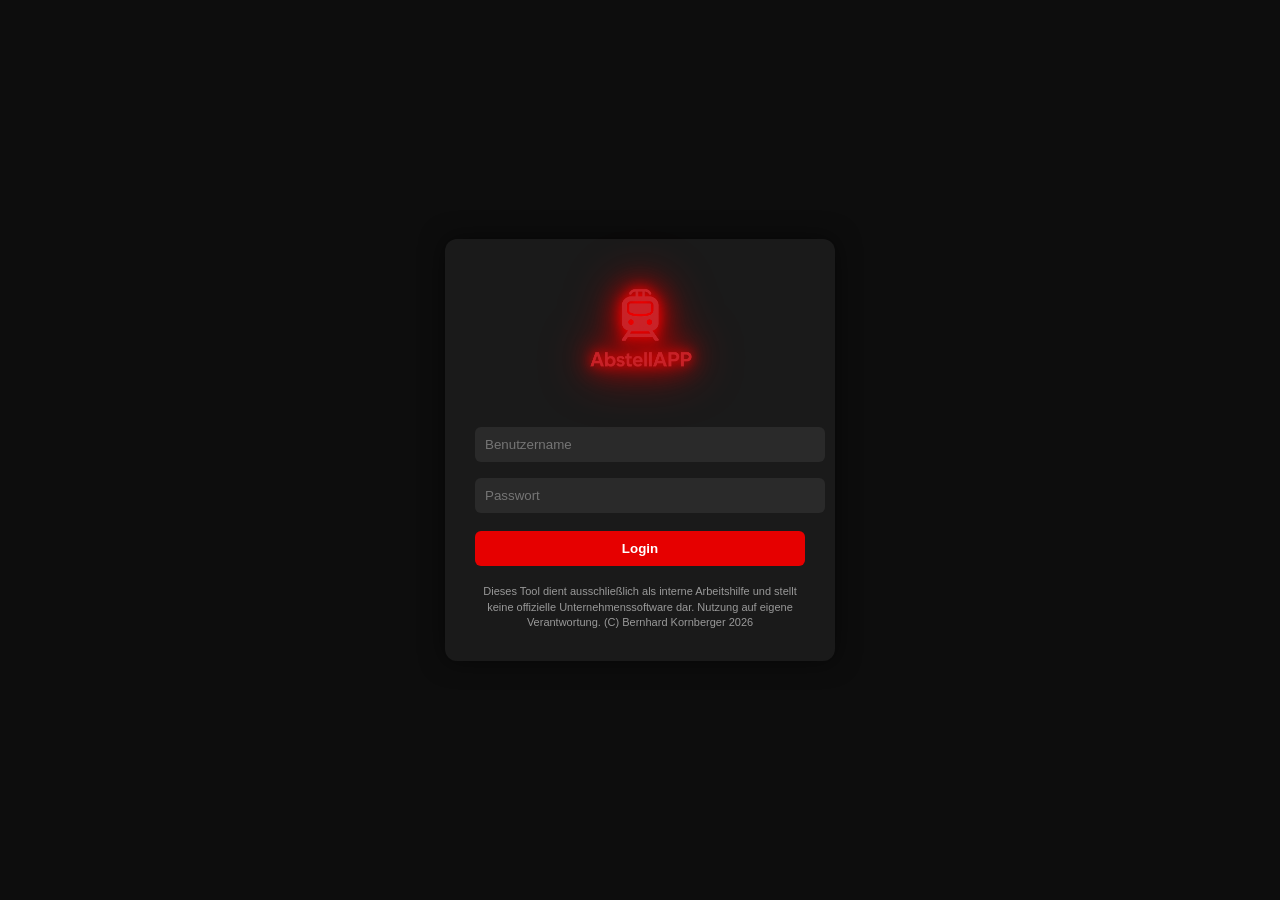
<file: index.html>
<!DOCTYPE html><html lang="de"><head><meta charset="UTF-8"><meta name="viewport"content="width=device-width, initial-scale=1.0"><title>
AbstellAPP Login</title><style>
body{margin:0;background:#0d0d0d;color:#eee;font-family:Arial,sans-serif;display:flex;justify-content:center;align-items:center;height:100vh;}
.box{background:#1a1a1a;padding:30px;border-radius:12px;box-shadow:0 0 25px #0008;width:330px;text-align:center;}
.box img{width:130px;height:auto;display:block;margin:0 auto 20px auto;
filter:drop-shadow(0 0 6px #ff0000)drop-shadow(0 0 12px #cc0000)drop-shadow(0 0 22px #990000);}
@keyframes g{0%{filter:drop-shadow(0 0 6px #ff0000);}50%{filter:drop-shadow(0 0 18px #ff3333);}100%{filter:drop-shadow(0 0 6px #ff0000);}}
.box img:hover{animation:g 1.6s infinite;}
.box h2{margin-bottom:15px;color:#e60000;}
.box input{width:100%;padding:10px;margin:8px 0;border:none;border-radius:6px;background:#2a2a2a;color:#fff;}
.box button{width:100%;padding:10px;border:none;border-radius:6px;background:#e60000;color:#fff;font-weight:bold;cursor:pointer;margin-top:10px;}
.box button:hover{background:#ff0000;}
.info{margin-top:18px;font-size:11px;color:#999;line-height:1.4;}
</style>
<script>
document.addEventListener("contextmenu",e=>e.preventDefault());
function L(){let U=document.getElementById("u").value,P=document.getElementById("p").value,
__x=['A','b','s','t','e','l','l','A','P','P'],a=__x.join(''),
___y=['4','7','1','1'],b=___y.join('');if(U===a&&P===b){window.location.href="AbstellAPP.html";}
else{((((alert))))("Login fehlgeschlagen.")}}
</script></head><body><div class="box">
<img src="images/logo.png"lAPP Login</h2>
<input id="u" type="text" placeholder="Benutzername">
<input id="p" type="password" placeholder="Passwort">
<button onclick="(function(){L();})();">Login</button>
<div class="info">Dieses Tool dient ausschließlich als interne Arbeitshilfe und
stellt keine offizielle Unternehmenssoftware dar. Nutzung auf eigene Verantwortung. (C) Bernhard Kornberger 2026</div>
</div></body></html>
</file>
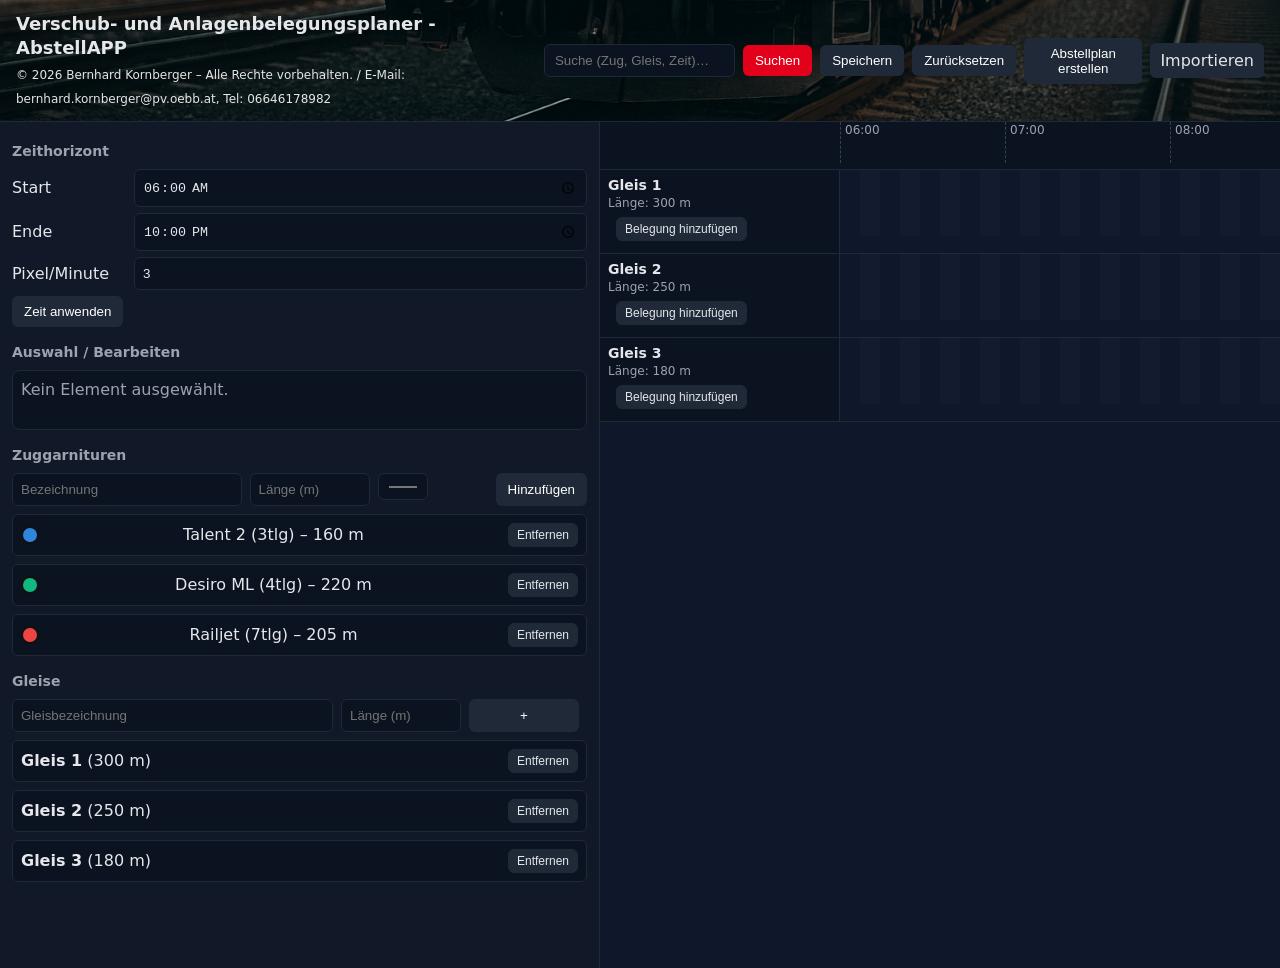
<file: AbstellAPP.html>
<!DOCTYPE html>
<html lang="de">
<head>
  <meta charset="UTF-8" />
  <meta name="viewport" content="width=device-width, initial-scale=1.0" />
  <title>AbstellAPP - Verschub- und Anlagenbelegungsplaner</title>
  <link rel="stylesheet" href="styles.css" />
</head>
<body>
  <header>
    <h1>
      Verschub- und Anlagenbelegungsplaner - AbstellAPP<br>
      <span class="subline">© 2026 Bernhard Kornberger – Alle Rechte vorbehalten. / E-Mail: bernhard.kornberger@pv.oebb.at, Tel: 06646178982</span>
    </h1>
    <div class="actions">
      <input type="text" id="searchInput" placeholder="Suche (Zug, Gleis, Zeit)…" class="searchBox" />
      <button id="searchBtn" title="Suche ausführen">Suchen</button>
      <button id="btnExport" title="Projekt als JSON exportieren">Speichern</button>
      <button id="btnReset" title="Alles zurücksetzen">Zurücksetzen</button>
      <button onclick="openPopup()">Abstellplan erstellen</button>
      <script>
        function openPopup() {
          window.open(
            "AusgabeAPP/index.html",
            "popup",
            "width=1200, height=800, scrollbars=no, resizable=yes"
          );
        }
      </script>
      <label class="importLabel">
        Importieren
        <input type="file" id="fileImport" accept="application/json" />
      </label>
    </div>
  </header>
  <div class="container">
    <aside>
      <section>
        <h2>Zeithorizont</h2>
        <div class="fieldRow"><label for="startTime">Start</label><input type="time" id="startTime" value="06:00" /></div>
        <div class="fieldRow"><label for="endTime">Ende</label><input type="time" id="endTime" value="22:00" /></div>
        <div class="fieldRow"><label for="pxPerMin">Pixel/Minute</label><input type="number" id="pxPerMin" value="3" min="0.5" step="0.5" /></div>
        <button id="btnApplyTime">Zeit anwenden</button>
      </section>
      <section>
        <h2>Auswahl / Bearbeiten</h2>
        <div id="selectionPanel" class="selectionPanel">
          <p>Kein Element ausgewählt.</p>
        </div>
      </section>
      <section>
        <h2>Zuggarnituren</h2>
        <form id="trainForm" class="formInline">
          <input type="text" id="trainName" placeholder="Bezeichnung" required />
          <input type="number" id="trainLength" placeholder="Länge (m)" min="1" required />
          <input type="color" id="trainColor" value="#2e86de" />
          <button type="submit">Hinzufügen</button>
        </form>
        <ul id="trainList" class="list palette"></ul>
      </section>
      <section>
        <h2>Gleise</h2>
        <form id="trackForm" class="formInline">
          <input type="text" id="trackName" placeholder="Gleisbezeichnung" required />
          <input type="number" id="trackLength" placeholder="Länge (m)" min="1" required />
          <button type="submit">+</button>
        </form>
        <ul id="trackList" class="list"></ul>
      </section>
    </aside>
    <main>
      <div id="timelineHeader" class="timelineHeader"></div>
      <div id="tracksView" class="tracksView"></div>
    </main>
  </div>
  <dialog id="blockDialog" class="dialog">
    <form method="dialog" id="blockForm">
      <h3>Neue Abstellung</h3>
      <div class="fieldRow"><label for="blockTrain">Garnitur</label><select id="blockTrain"></select></div>
      <div class="fieldRow"><label for="blockStart">Ankunft</label><input type="time" id="blockStart" required /></div>
      <div class="fieldRow"><label for="blockEnd">Abfahrt</label><input type="time" id="blockEnd" required /></div>
      <div class="dialogActions">
        <button value="cancel">Abbrechen</button>
        <button id="blockSave" value="default">Speichern</button>
      </div>
    </form>
  </dialog>
  <script src="app.js"></script>
</body>
</html>
</file>
<file: styles.css>
/* ------- Farb- und Basisvariablen ------- */
:root {
  --bg: #0f172a; /* Hintergrund dunkel */
  --panel: #111827; /* Panels */
  --text: #e5e7eb; /* Grundtext */
  --muted: #9ca3af; /* Sekundärtext */
  --accent: #3b82f6; /* Primäraktion */
  --warn: #ef4444; /* Warnung */
  --grid: #374151; /* Grid-Linien */
  /* NEU: einheitliche Breite der Gleis-Labelspalte */
  --label-col: 240px;
}
* { box-sizing: border-box; }
html, body { height: 100%; }
body {
  margin: 0;
  background: var(--bg);
  color: var(--text);
  font-family: system-ui, -apple-system, "Segoe UI", Roboto, Arial, sans-serif;
  line-height: 1.35;
}
/* -------- Header -------- */
header {
  display: flex;
  align-items: center;
  justify-content: space-between;
  padding: 12px 16px;
  border-bottom: 1px solid #1f2937;
  background: url("images/Designer.png") center/cover no-repeat;
  position: relative;
  overflow: hidden;
}
header::before {
  content: "";
  position: absolute;
  inset: 0;
  background: inherit;
  filter: blur(8px);
  transform: scale(1.1); /* verhindert Ränder */
  z-index: -1;
}
h1 { font-size: 18px; margin: 0; }
.actions { display: flex; gap: 8px; align-items: center; }
button {
  background: #1F2937;
  color: #fff;
  border: none;
  padding: 8px 12px;
  border-radius: 6px;
  cursor: pointer;
}
h1 .subline {
  font-size: 12px;
  color: #e5e5e5;
  margin-top: 2px;
  font-weight: normal;
}
button:hover { filter: brightness(1.1); }
label.importLabel {
  display: inline-flex;
  gap: 6px;
  align-items: center;
  background: #1f2937;
  color: var(--text);
  padding: 7px 10px;
  border-radius: 6px;
  cursor: pointer;
}
label.importLabel input { display: none; }

/* 🔎 Suchbox */
.searchBox {
  padding: 8px 10px;
  border-radius: 6px;
  border: 1px solid #1f2937;
  background: #0b1220;
  color: var(--text);
  width: 220px;
}

/* -------- Layout: zweispaltiges Grid -------- */
.container {
  display: grid;
  grid-template-columns: 600px minmax(0, 1fr);
  height: calc(100vh - 54px);
}
/* Linke Spalte */
aside {
  position: relative;
  z-index: 10;
  border-right: 1px solid #1f2937;
  overflow-y: auto;
  padding: 12px;
  background: var(--panel);
}
/* Rechte Spalte */
main {
  display: grid;
  grid-template-rows: 48px 1fr;
  min-width: 0;
  overflow: hidden;
  position: relative;
  z-index: 0;
}

/* -------- Sektionen & Formulare -------- */
section { margin-bottom: 16px; }
section h2 {
  font-size: 14px;
  font-weight: 600;
  color: var(--muted);
  margin: 8px 0;
}
.fieldRow {
  display: grid;
  grid-template-columns: 110px 1fr;
  gap: 12px;
  align-items: center;
  margin: 6px 0;
}
.formInline {
  display: grid;
  grid-template-columns: 1fr 120px 110px auto;
  gap: 8px;
}
.formInline input,
.fieldRow input,
select {
  background: #0b1220;
  color: var(--text);
  border: 1px solid #1f2937;
  border-radius: 6px;
  padding: 8px;
}
.list {
  list-style: none;
  padding: 0;
  margin: 8px 0;
  display: grid;
  gap: 8px;
}
.list li {
  background: #0b1220;
  border: 1px solid #1f2937;
  border-radius: 6px;
  padding: 8px;
  display: flex;
  align-items: center;
  justify-content: space-between;
}
.palette li { gap: 8px; }
.colorDot {
  width: 18px;
  height: 18px;
  border-radius: 50%;
  border: 2px solid #111;
  display: inline-block;
}
.smallBtn {
  font-size: 12px;
  padding: 4px 8px;
  background: #1f2937;
  color: var(--text);
  border: 1px solid #1f2937;
  border-radius: 6px;
  cursor: pointer;
}
.smallBtn:hover { filter: brightness(1.05); }
.selectionPanel {
  background: #0b1220;
  border: 1px solid #1f2937;
  border-radius: 8px;
  padding: 8px;
  min-height: 60px;
}
.selectionPanel p { margin: 0; color: var(--muted); }

/* -------- Timeline -------- */
.timelineHeader,
.tracksView {
  min-width: 0;
  overflow: auto;
}
.timelineHeader {
  position: sticky;
  top: 0;
  background: #0b1220;
  border-bottom: 1px solid #1f2937;
  display: flex;
  align-items: flex-end;
  padding-bottom: 6px;
  padding-left: var(--label-col);
  overflow-y: hidden;
}
.timeTick {
  color: var(--muted);
  font-size: 12px;
  border-left: 1px dashed var(--grid);
  padding-left: 4px;
  height: 100%;
}
.tracksView { position: relative; }
.trackRow {
  display: grid;
  grid-template-columns: var(--label-col) minmax(0, 1fr);
  min-height: 72px;
  border-bottom: 1px solid #1f2937;
}
.trackLabel {
  padding: 6px 8px;
  background: #0b1220;
  border-right: 1px solid #1f2937;
}
.trackLabel h3 { margin: 0; font-size: 14px; }
.trackLabel .meta { color: var(--muted); font-size: 12px; }
.trackTools { padding: 6px 8px; font-size: 12px; color: var(--muted); }
.trackTools .smallBtn { background: #1f2937; }
.trackLane {
  position: relative;
  background: repeating-linear-gradient(
    to right,
    transparent,
    transparent 20px,
    rgba(255, 255, 255, 0.02) 20px,
    rgba(255, 255, 255, 0.02) 40px
  );
  min-width: 0;
  overflow: clip;
}
@supports not (overflow: clip) {
  .trackLane { overflow: hidden; }
}
/* -------- Belegungsblöcke -------- */
.block {
  position: absolute;
  top: 18px;
  height: 42px;
  border-radius: 8px;
  border: 2px solid rgba(0,0,0,0.3);
  box-shadow: 0 2px 6px rgba(0,0,0,0.3);
  display: flex;
  align-items: center;
  justify-content: space-between;
  padding: 0 8px;
  cursor: move;
  overflow: hidden;
}
.block.invalid { outline: 2px solid var(--warn); }
.block.conflict {
  background-image: repeating-linear-gradient(
    45deg,
    rgba(239, 68, 68, 0.25),
    rgba(239, 68, 68, 0.25) 6px,
    transparent 6px,
    transparent 12px
  );
}
.blockLabel { font-size: 12px; text-shadow: 0 1px 2px rgba(0,0,0,0.4); }
.blockMeta {
  font-size: 11px;
  color: #0b1220;
  background: rgba(255,255,255,0.7);
  border-radius: 6px;
  padding: 2px 6px;
}
/* -------- Dialog -------- */
.dialog {
  background: #0b1220;
  color: var(--text);
  border: 1px solid #1f2937;
  border-radius: 8px;
  padding: 12px;
}
.dialogActions {
  display: flex;
  justify-content: flex-end;
  gap: 8px;
  margin-top: 12px;
}
/* -------- Utilities -------- */
.hidden { display: none; }
/* === Globale Kennzeichnung: bereits verplante Zuggarnituren (grün) === */
.trainItem.assigned { color: #22c55e; font-weight: 600; }
.trainItem.assigned .colorDot { box-shadow: 0 0 0 2px rgba(34,197,94,0.35); }
/* ✨ Highlight für Suchtreffer */
.searchHighlight {
  outline: 4px solid yellow;
  animation: highlightFlash 1.5s ease-out;
}
@keyframes highlightFlash {
  0% { outline-color: yellow; }
  100% { outline-color: transparent; }
}
#searchBtn {
    background: #E2001A; /* ÖBB Rot */
    color: #fff;
}

#searchBtn:hover {
    filter: brightness(1.15);
}
</file>
